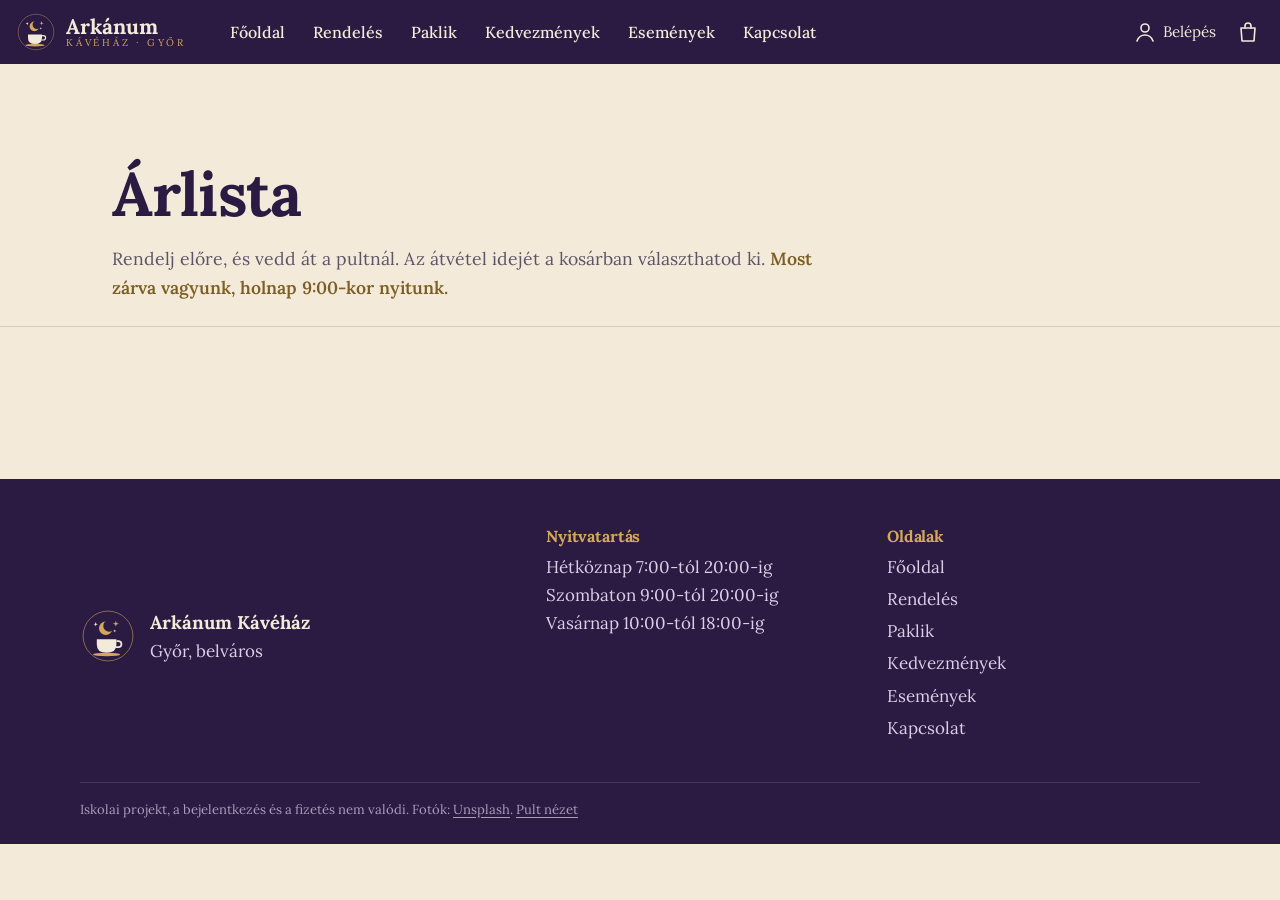
<file: arlista.html>
<!doctype html>
<html lang="hu">
<head>
  <meta charset="utf-8">
  <meta name="viewport" content="width=device-width, initial-scale=1">
  <title>Árlista és rendelés · Arkánum Kávéház</title>
  <meta name="theme-color" content="#2b1a42">
  <link rel="icon" href="assets/emblem.svg" type="image/svg+xml">
  <link rel="preconnect" href="https://fonts.googleapis.com">
  <link rel="preconnect" href="https://fonts.gstatic.com" crossorigin>
  <link href="https://fonts.googleapis.com/css2?family=Lora:ital,wght@0,400;0,500;0,600;1,400&display=swap" rel="stylesheet">
  <link rel="stylesheet" href="style.css">
</head>
<body>
  <main id="main">
    <header class="page-head wrap">
      <h1>Árlista</h1>
      <p>Rendelj előre, és vedd át a pultnál. Az átvétel idejét a kosárban választhatod ki. <span data-open-status></span></p>
    </header>

    <nav class="cat-bar" id="cat-bar" aria-label="Kategóriák"></nav>
    <div class="wrap menu-wrap" id="menu"></div>

    <div class="cart-bar" id="cart-bar" hidden>
      <button type="button">
        <span id="cart-bar-count"></span>
        <b>Kosár megtekintése</b>
        <span id="cart-bar-total"></span>
      </button>
    </div>
  </main>

  <dialog id="cart" class="drawer" aria-labelledby="cart-title">
    <div class="drawer-head">
      <h2 id="cart-title">Kosarad</h2>
      <button type="button" class="close" data-close aria-label="Bezárás">✕</button>
    </div>
    <div class="drawer-body">
      <div id="cart-empty" class="empty">
        <img src="assets/emblem.svg" alt="" width="88" height="88">
        <p>A kosarad még üres.</p>
        <button type="button" class="btn" data-close>Vissza az árlistához</button>
      </div>
      <div id="cart-full">
        <ul id="cart-items" class="cart-items"></ul>

        <h3>Mikorra kéred?</h3>
        <div id="slots" class="slots" role="radiogroup" aria-label="Átvételi időpont"></div>

        <div id="free-row">
          <h3>Ingyen kávé</h3>
          <label class="switch"><input type="checkbox" id="opt-free" checked><span class="track"></span><span>Beváltom most<small id="free-count"></small></span></label>
        </div>

        <h3>Diákkedvezmény</h3>
        <div id="student-on">
          <label class="switch"><input type="checkbox" id="opt-student"><span class="track"></span><span>Diák vagyok<small>15% kedvezmény. Átvételkor összevetjük a diákigazolványoddal.</small></span></label>
          <label class="field" id="student-id-row" hidden>Diákigazolvány száma
            <input id="opt-student-id" inputmode="numeric" autocomplete="off" maxlength="13" placeholder="10 vagy 11 számjegy">
            <span class="field-error" id="student-id-error" aria-live="polite"></span>
          </label>
        </div>
        <p class="login-hint" id="student-off">A diákkedvezmény és a pontgyűjtés belépve érhető el. <button type="button" class="btn-text" data-login>Belépés</button></p>

        <h3>Fizetés</h3>
        <div class="pay-options">
          <label class="pay-opt"><input type="radio" name="pay" value="revolut" checked><span><b>Revolut Pay</b><small>5× RevPoints a Revolut appban</small></span></label>
          <label class="pay-opt"><input type="radio" name="pay" value="card"><span><b>Bankkártya</b><small>Visa, Mastercard</small></span></label>
          <label class="pay-opt"><input type="radio" name="pay" value="cash"><span><b>Fizetés átvételkor</b><small>Készpénz vagy kártya a pultnál</small></span></label>
        </div>
      </div>
    </div>
    <div class="drawer-foot" id="cart-foot">
      <div id="summary" class="summary"></div>
      <button type="button" class="btn block" id="order-btn">Megrendelem</button>
    </div>
  </dialog>

  <dialog id="pay-dialog" class="modal paysheet">
    <form method="dialog">
      <p class="demo-tag">Demo, nem valódi fizetés</p>
      <h2>Revolut Pay</h2>
      <p class="pay-merchant">Arkánum Kávéház · Győr</p>
      <p class="amount" id="pay-amount"></p>
      <p id="pay-points" class="pay-points"></p>
      <button value="ok" class="btn block">Fizetés jóváhagyása</button>
      <button value="cancel" class="btn-text block">Mégse</button>
    </form>
  </dialog>

  <dialog id="done-dialog" class="modal">
    <form method="dialog" class="center">
      <img src="assets/emblem.svg" alt="" width="72" height="72" class="modal-emblem">
      <h2>Köszönjük a rendelést!</h2>
      <p class="muted">A pultnál a rendelésszámmal kérd.</p>
      <dl class="receipt">
        <div><dt>Rendelésszám</dt><dd id="done-no"></dd></div>
        <div><dt>Átvétel</dt><dd id="done-time"></dd></div>
        <div><dt id="done-total-label">Fizetve</dt><dd id="done-total"></dd></div>
        <div id="done-student-row"><dt>Diákigazolvány</dt><dd id="done-student"></dd></div>
      </dl>
      <p id="done-points" class="small"></p>
      <button value="ok" class="btn block">Rendben</button>
    </form>
  </dialog>

  <script src="data.js"></script>
  <script src="pricing.js"></script>
  <script src="site.js"></script>
  <script src="order.js"></script>
</body>
</html>
</file>
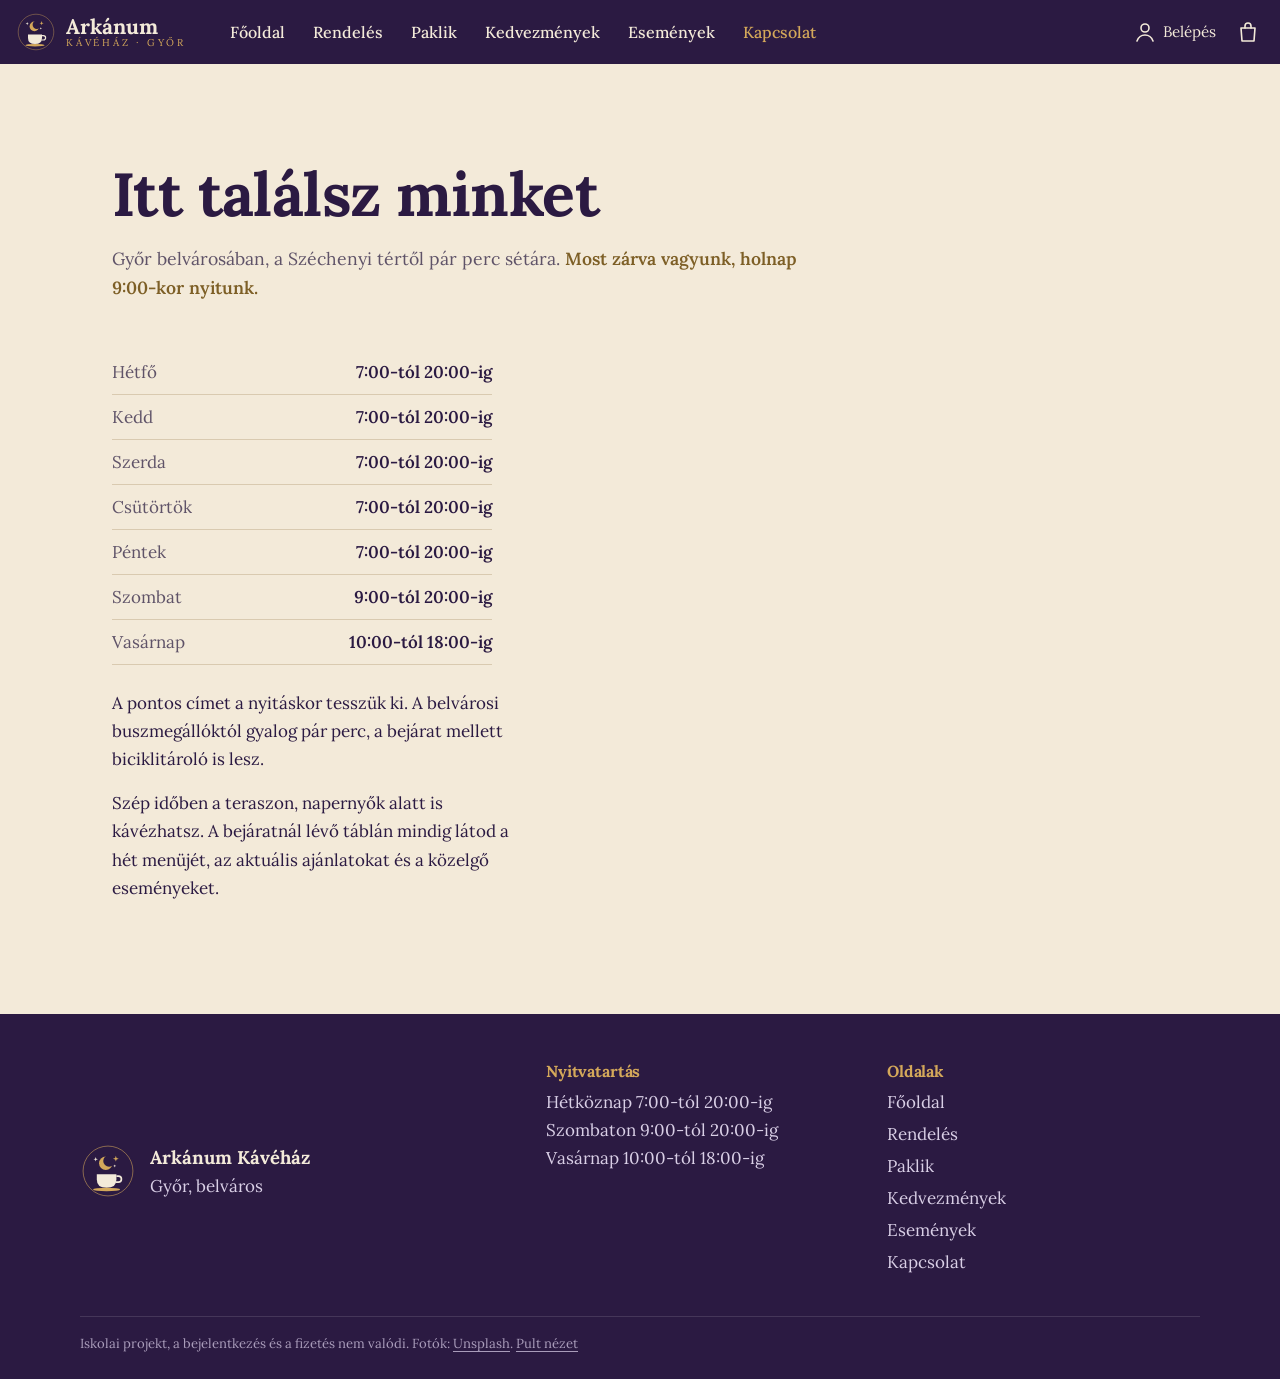
<file: kapcsolat.html>
<!doctype html>
<html lang="hu">
<head>
  <meta charset="utf-8">
  <meta name="viewport" content="width=device-width, initial-scale=1">
  <title>Kapcsolat · Arkánum Kávéház</title>
  <meta name="theme-color" content="#2b1a42">
  <link rel="icon" href="assets/emblem.svg" type="image/svg+xml">
  <link rel="preconnect" href="https://fonts.googleapis.com">
  <link rel="preconnect" href="https://fonts.gstatic.com" crossorigin>
  <link href="https://fonts.googleapis.com/css2?family=Lora:ital,wght@0,400;0,500;0,600;0,700;1,400&display=swap" rel="stylesheet">
  <link rel="stylesheet" href="style.css?v=10">
</head>
<body>
  <main id="main">
    <header class="page-head wrap">
      <h1>Itt találsz minket</h1>
      <p>Győr belvárosában, a Széchenyi tértől pár perc sétára. <span data-open-status></span></p>
    </header>

    <section class="wrap contact">
      <div>
        <table class="hours">
          <tr><th>Hétfő</th><td>7:00-tól 20:00-ig</td></tr>
          <tr><th>Kedd</th><td>7:00-tól 20:00-ig</td></tr>
          <tr><th>Szerda</th><td>7:00-tól 20:00-ig</td></tr>
          <tr><th>Csütörtök</th><td>7:00-tól 20:00-ig</td></tr>
          <tr><th>Péntek</th><td>7:00-tól 20:00-ig</td></tr>
          <tr><th>Szombat</th><td>9:00-tól 20:00-ig</td></tr>
          <tr><th>Vasárnap</th><td>10:00-tól 18:00-ig</td></tr>
        </table>
        <p>A pontos címet a nyitáskor tesszük ki. A belvárosi buszmegállóktól gyalog pár perc, a bejárat mellett biciklitároló is lesz.</p>
        <p>Szép időben a teraszon, napernyők alatt is kávézhatsz. A bejáratnál lévő táblán mindig látod a hét menüjét, az aktuális ajánlatokat és a közelgő eseményeket.</p>
      </div>
      <iframe class="map" title="Térkép: Győr belváros" loading="lazy"
        src="https://www.openstreetmap.org/export/embed.html?bbox=17.6280%2C47.6840%2C17.6430%2C47.6910&amp;layer=mapnik&amp;marker=47.6872%2C17.6352"></iframe>
    </section>
  </main>

  <script src="pricing.js?v=10"></script>
  <script src="data.js?v=10"></script>
  <script src="site.js?v=10"></script>
</body>
</html>
</file>
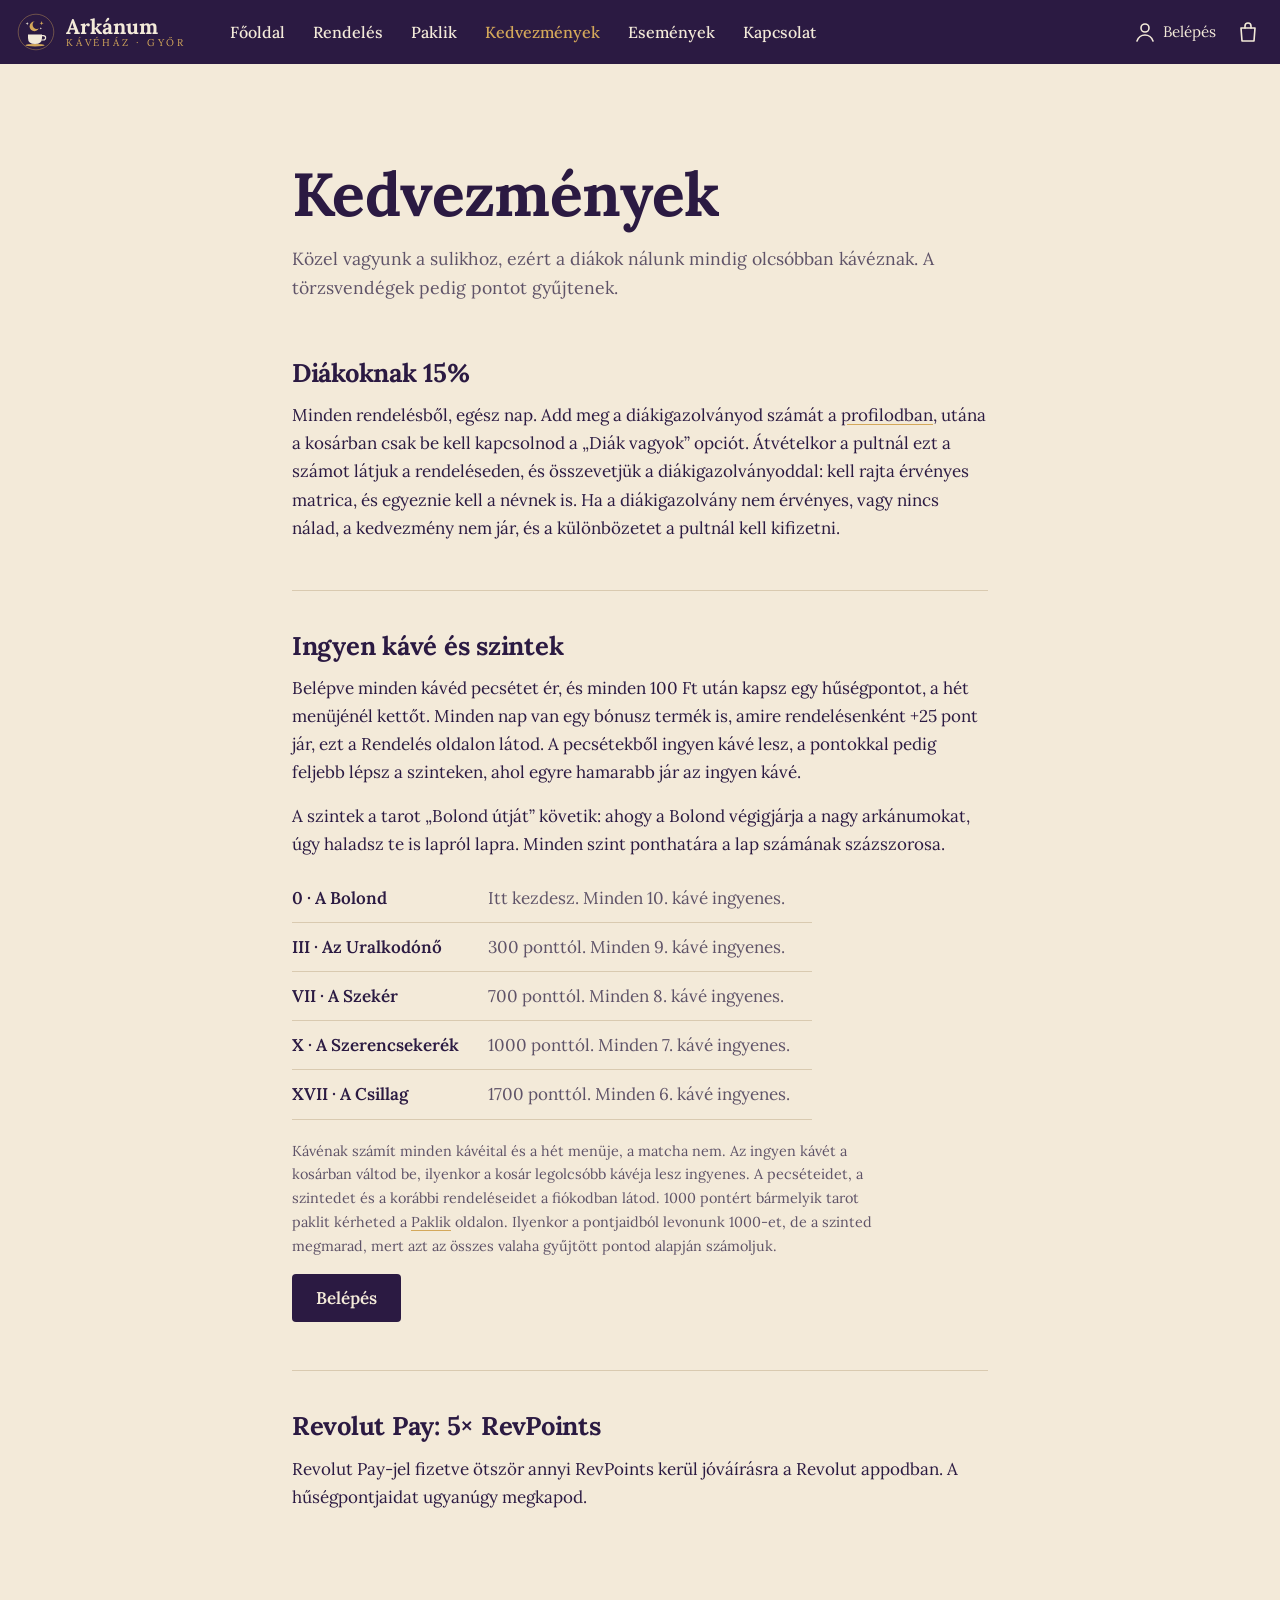
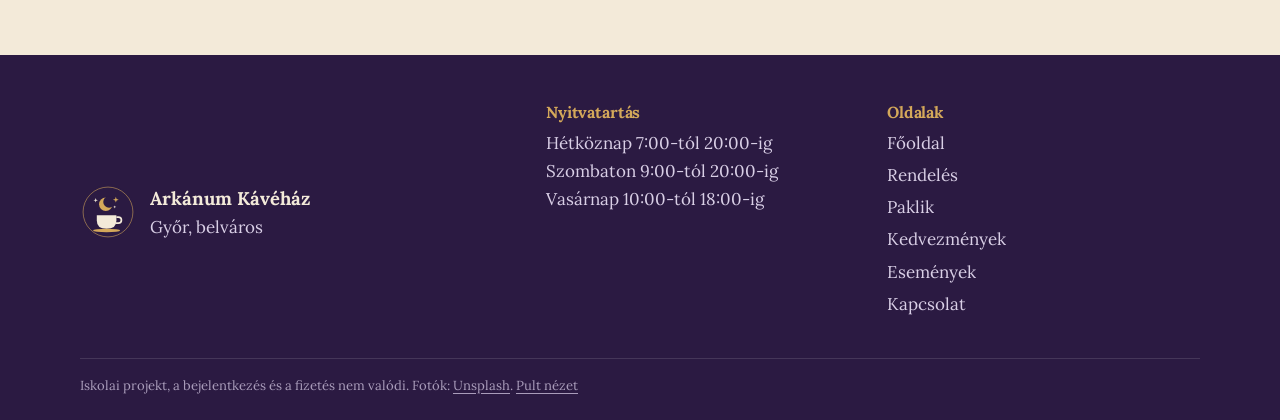
<file: kedvezmenyek.html>
<!doctype html>
<html lang="hu">
<head>
  <meta charset="utf-8">
  <meta name="viewport" content="width=device-width, initial-scale=1">
  <title>Kedvezmények · Arkánum Kávéház</title>
  <meta name="theme-color" content="#2b1a42">
  <link rel="icon" href="assets/emblem.svg" type="image/svg+xml">
  <link rel="preconnect" href="https://fonts.googleapis.com">
  <link rel="preconnect" href="https://fonts.gstatic.com" crossorigin>
  <link href="https://fonts.googleapis.com/css2?family=Lora:ital,wght@0,400;0,500;0,600;0,700;1,400&display=swap" rel="stylesheet">
  <link rel="stylesheet" href="style.css?v=10">
</head>
<body>
  <main id="main">
    <header class="page-head wrap narrow">
      <h1>Kedvezmények</h1>
      <p>Közel vagyunk a sulikhoz, ezért a diákok nálunk mindig olcsóbban kávéznak. A törzsvendégek pedig pontot gyűjtenek.</p>
    </header>

    <section class="wrap narrow prose">
      <div class="offer">
        <h2>Diákoknak 15%</h2>
        <p>Minden rendelésből, egész nap. Add meg a diákigazolványod számát a <a href="profil.html#diak">profilodban</a>, utána a kosárban csak be kell kapcsolnod a „Diák vagyok” opciót. Átvételkor a pultnál ezt a számot látjuk a rendeléseden, és összevetjük a diákigazolványoddal: kell rajta érvényes matrica, és egyeznie kell a névnek is. Ha a diákigazolvány nem érvényes, vagy nincs nálad, a kedvezmény nem jár, és a különbözetet a pultnál kell kifizetni.</p>
      </div>
      <div class="offer">
        <h2>Ingyen kávé és szintek</h2>
        <p>Belépve minden kávéd pecsétet ér, és minden 100 Ft után kapsz egy hűségpontot, a hét menüjénél kettőt. Minden nap van egy bónusz termék is, amire rendelésenként +25 pont jár, ezt a Rendelés oldalon látod. A pecsétekből ingyen kávé lesz, a pontokkal pedig feljebb lépsz a szinteken, ahol egyre hamarabb jár az ingyen kávé.</p>
        <p>A szintek a tarot „Bolond útját” követik: ahogy a Bolond végigjárja a nagy arkánumokat, úgy haladsz te is lapról lapra. Minden szint ponthatára a lap számának százszorosa.</p>
        <table class="plain-table">
          <tr><th>0 · A Bolond</th><td>Itt kezdesz. Minden 10. kávé ingyenes.</td></tr>
          <tr><th>III · Az Uralkodónő</th><td>300 ponttól. Minden 9. kávé ingyenes.</td></tr>
          <tr><th>VII · A Szekér</th><td>700 ponttól. Minden 8. kávé ingyenes.</td></tr>
          <tr><th>X · A Szerencsekerék</th><td>1000 ponttól. Minden 7. kávé ingyenes.</td></tr>
          <tr><th>XVII · A Csillag</th><td>1700 ponttól. Minden 6. kávé ingyenes.</td></tr>
        </table>
        <p class="muted small">Kávénak számít minden kávéital és a hét menüje, a matcha nem. Az ingyen kávét a kosárban váltod be, ilyenkor a kosár legolcsóbb kávéja lesz ingyenes. A pecséteidet, a szintedet és a korábbi rendeléseidet a fiókodban látod. 1000 pontért bármelyik tarot paklit kérheted a <a href="pakli.html">Paklik</a> oldalon. Ilyenkor a pontjaidból levonunk 1000-et, de a szinted megmarad, mert azt az összes valaha gyűjtött pontod alapján számoljuk.</p>
        <p><button type="button" class="btn" data-login>Belépés</button></p>
      </div>
      <div class="offer">
        <h2>Revolut Pay: 5× RevPoints</h2>
        <p>Revolut Pay-jel fizetve ötször annyi RevPoints kerül jóváírásra a Revolut appodban. A hűségpontjaidat ugyanúgy megkapod.</p>
      </div>
    </section>
  </main>

  <script src="pricing.js?v=10"></script>
  <script src="data.js?v=10"></script>
  <script src="site.js?v=10"></script>
</body>
</html>
</file>
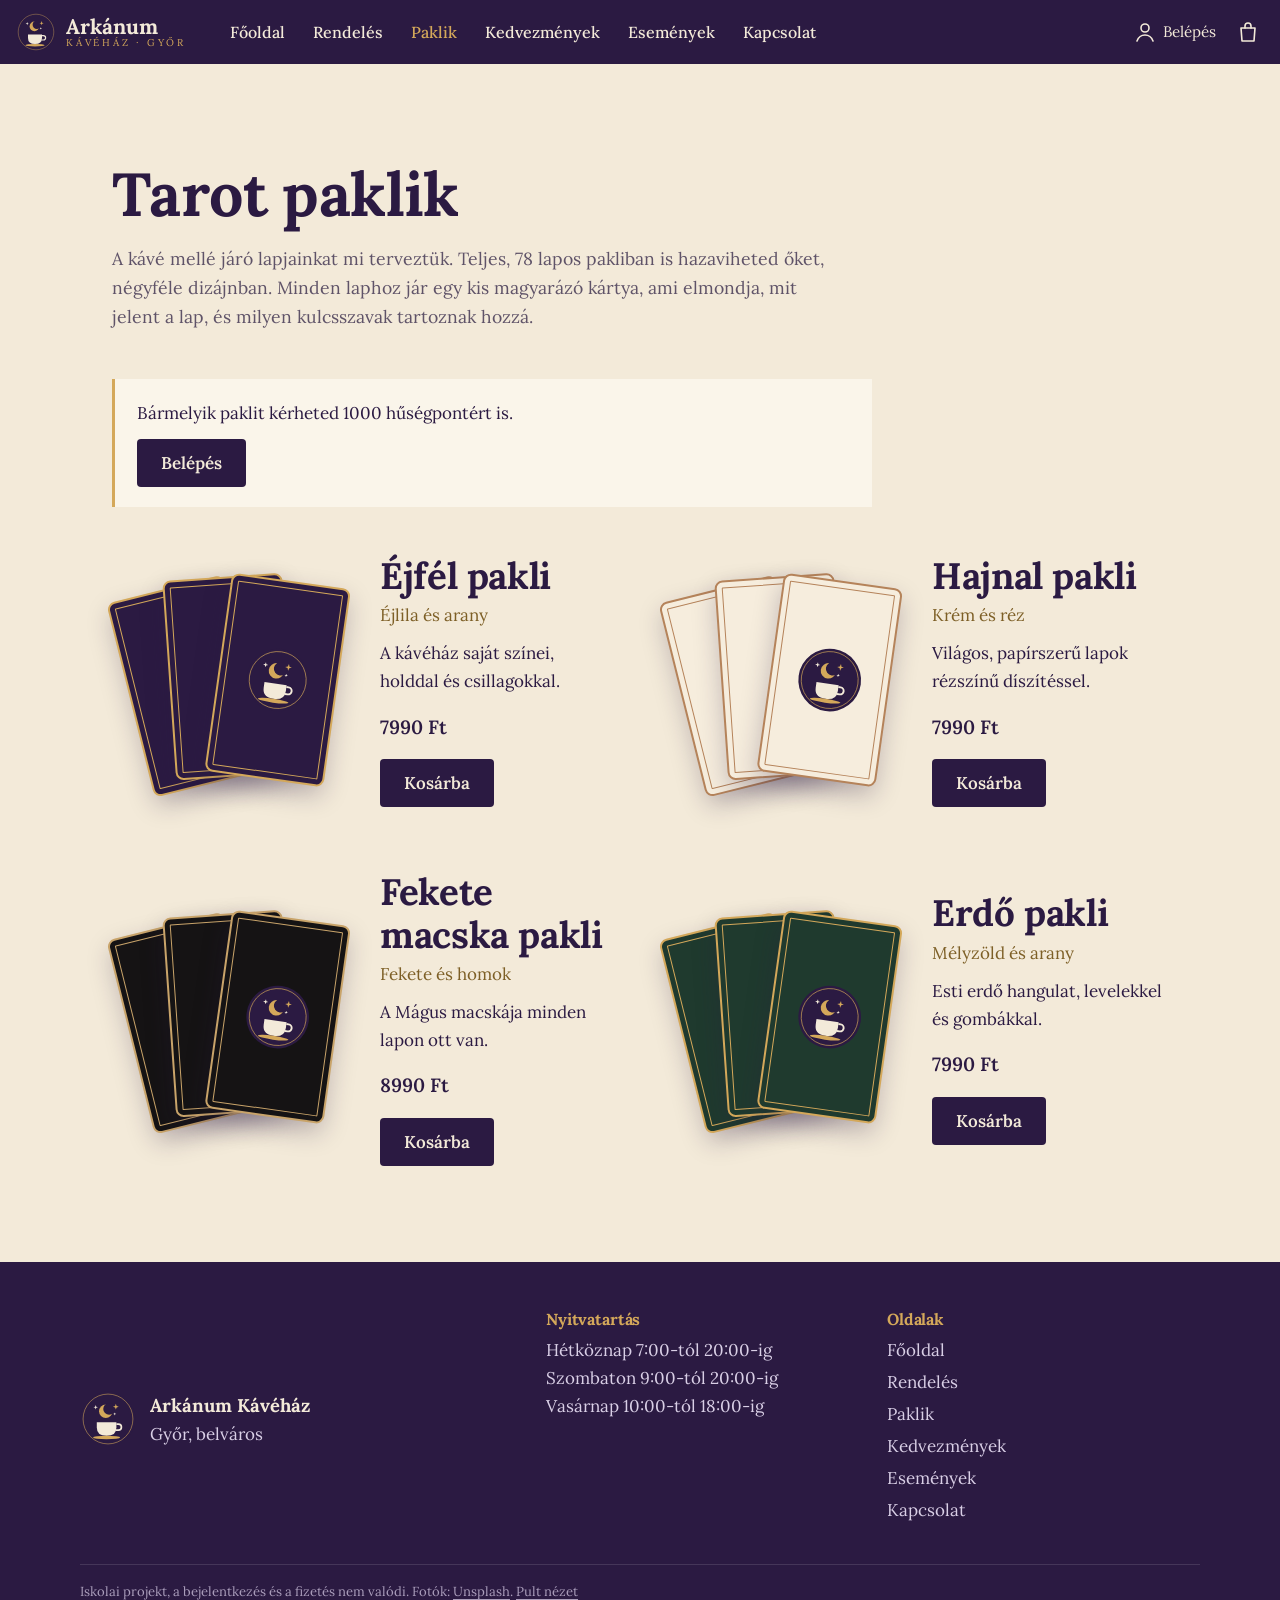
<file: pakli.html>
<!doctype html>
<html lang="hu">
<head>
  <meta charset="utf-8">
  <meta name="viewport" content="width=device-width, initial-scale=1">
  <title>Tarot paklik · Arkánum Kávéház</title>
  <meta name="theme-color" content="#2b1a42">
  <link rel="icon" href="assets/emblem.svg" type="image/svg+xml">
  <link rel="preconnect" href="https://fonts.googleapis.com">
  <link rel="preconnect" href="https://fonts.gstatic.com" crossorigin>
  <link href="https://fonts.googleapis.com/css2?family=Lora:ital,wght@0,400;0,500;0,600;0,700;1,400&display=swap" rel="stylesheet">
  <link rel="stylesheet" href="style.css?v=10">
</head>
<body>
  <main id="main">
    <header class="page-head wrap">
      <h1>Tarot paklik</h1>
      <p>A kávé mellé járó lapjainkat mi terveztük. Teljes, 78 lapos pakliban is hazaviheted őket, négyféle dizájnban. Minden laphoz jár egy kis magyarázó kártya, ami elmondja, mit jelent a lap, és milyen kulcsszavak tartoznak hozzá.</p>
    </header>

    <section class="wrap gift-wrap">
      <div class="gift" id="gift"></div>
      <div class="decks" id="decks"></div>
    </section>
  </main>

  <dialog id="gift-dialog" class="modal">
    <form method="dialog" class="center">
      <img src="assets/emblem.svg" alt="" width="64" height="64" class="modal-emblem">
      <h2 id="gift-title"></h2>
      <p class="muted" id="gift-text"></p>
      <button value="ok" class="btn block" id="gift-ok">Beváltom</button>
      <button value="cancel" class="btn-text block">Mégse</button>
    </form>
  </dialog>

  <script src="pricing.js?v=10"></script>
  <script src="data.js?v=10"></script>
  <script src="site.js?v=10"></script>
  <script src="pakli.js?v=10"></script>
</body>
</html>
</file>
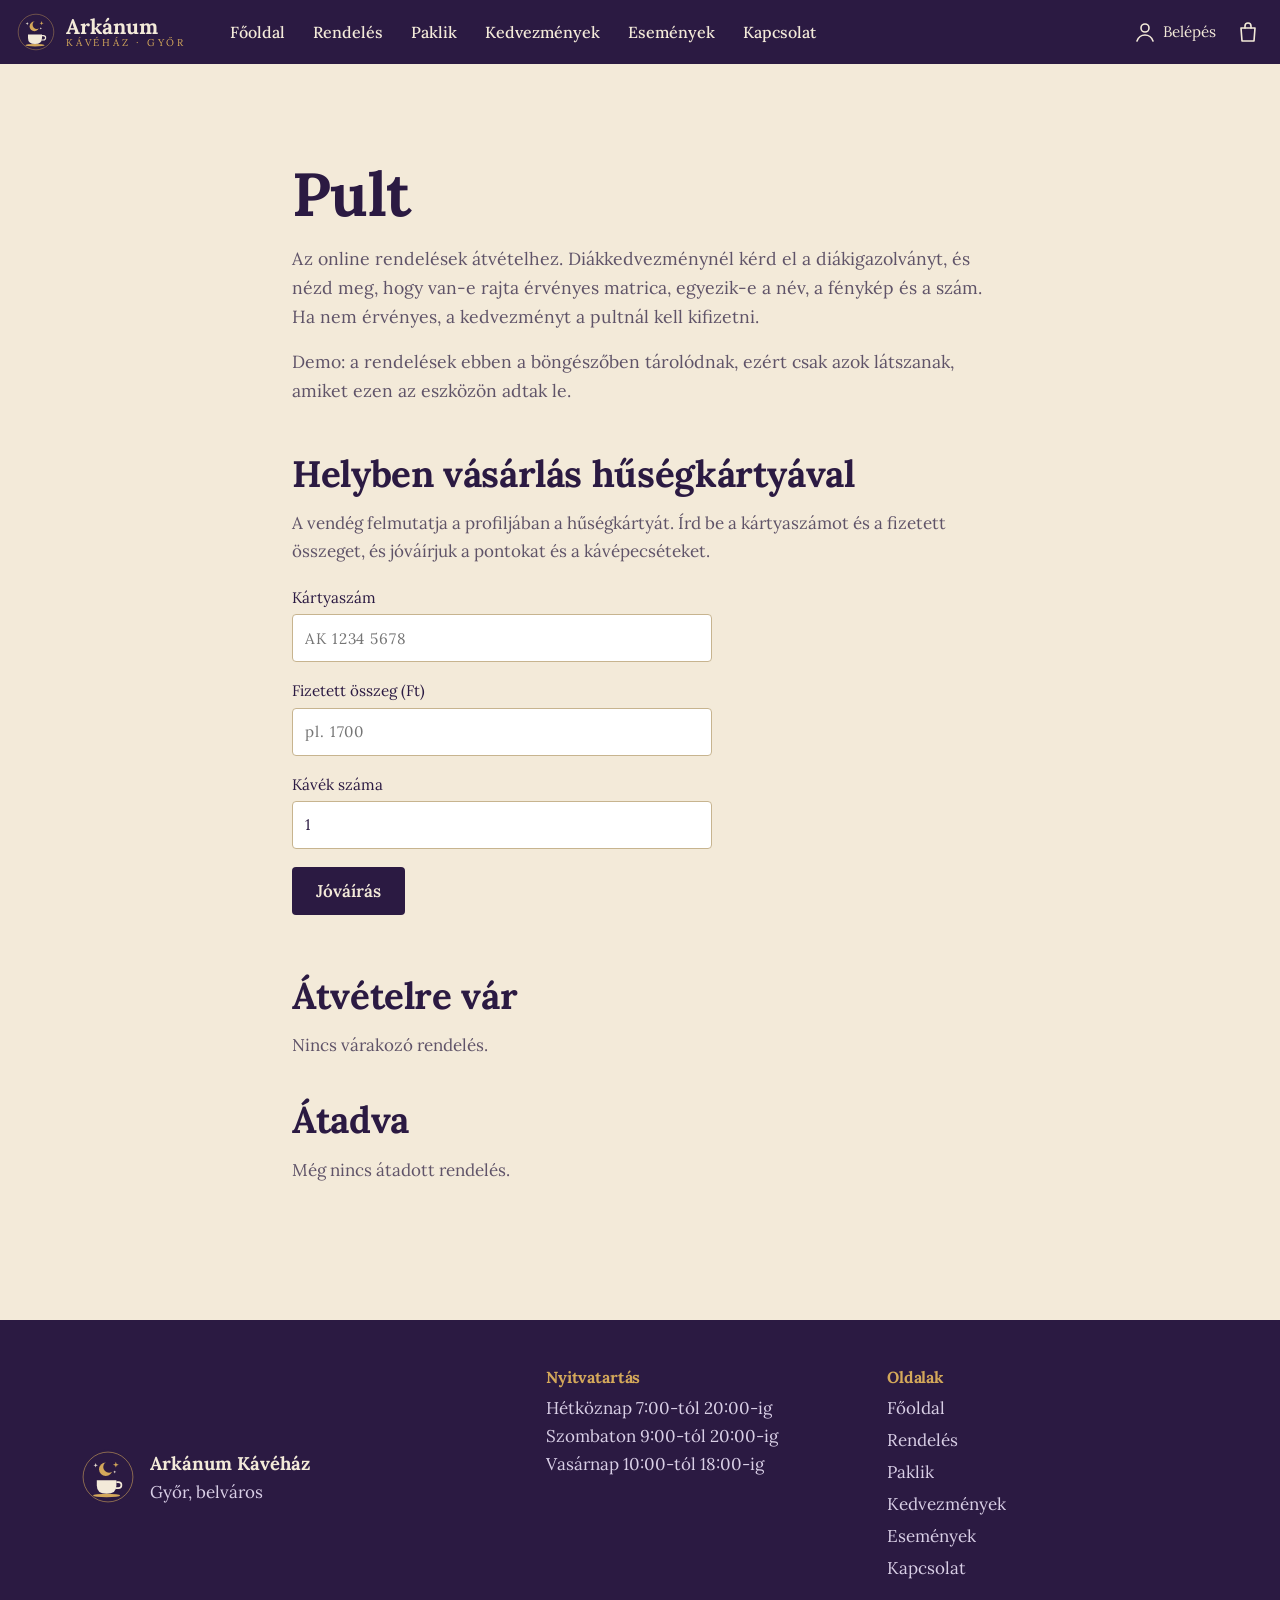
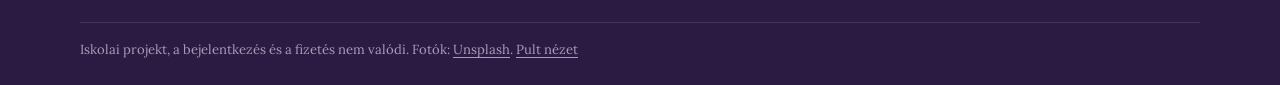
<file: pult.html>
<!doctype html>
<html lang="hu">
<head>
  <meta charset="utf-8">
  <meta name="viewport" content="width=device-width, initial-scale=1">
  <title>Pult · Arkánum Kávéház</title>
  <meta name="robots" content="noindex">
  <meta name="theme-color" content="#2b1a42">
  <link rel="icon" href="assets/emblem.svg" type="image/svg+xml">
  <link rel="preconnect" href="https://fonts.googleapis.com">
  <link rel="preconnect" href="https://fonts.gstatic.com" crossorigin>
  <link href="https://fonts.googleapis.com/css2?family=Lora:ital,wght@0,400;0,500;0,600;0,700;1,400&display=swap" rel="stylesheet">
  <link rel="stylesheet" href="style.css?v=10">
</head>
<body>
  <main id="main">
    <header class="page-head wrap narrow">
      <h1>Pult</h1>
      <p>Az online rendelések átvételhez. Diákkedvezménynél kérd el a diákigazolványt, és nézd meg, hogy van-e rajta érvényes matrica, egyezik-e a név, a fénykép és a szám. Ha nem érvényes, a kedvezményt a pultnál kell kifizetni.</p>
      <p class="muted small">Demo: a rendelések ebben a böngészőben tárolódnak, ezért csak azok látszanak, amiket ezen az eszközön adtak le.</p>
    </header>
    <section class="wrap narrow">
      <h2>Helyben vásárlás hűségkártyával</h2>
      <p class="muted">A vendég felmutatja a profiljában a hűségkártyát. Írd be a kártyaszámot és a fizetett összeget, és jóváírjuk a pontokat és a kávépecséteket.</p>
      <form class="instore" id="instore" novalidate>
        <label class="field">Kártyaszám<input id="is-member" autocomplete="off" placeholder="AK 1234 5678"></label>
        <label class="field">Fizetett összeg (Ft)<input id="is-amount" inputmode="numeric" autocomplete="off" placeholder="pl. 1700"></label>
        <label class="field">Kávék száma<input id="is-coffees" inputmode="numeric" autocomplete="off" value="1"></label>
        <button class="btn">Jóváírás</button>
      </form>
      <p class="field-error" id="is-msg" aria-live="polite"></p>

      <h2 class="orders-h">Átvételre vár</h2>
      <ul class="orders" id="open-orders"></ul>
      <h2>Átadva</h2>
      <ul class="orders done" id="done-orders"></ul>
    </section>
  </main>

  <script src="pricing.js?v=10"></script>
  <script src="data.js?v=10"></script>
  <script src="site.js?v=10"></script>
  <script>
    const PAY = { revolut: 'Revolut Pay, fizetve', card: 'Bankkártya, fizetve', cash: 'Fizetés átvételkor', gift: '1000 hűségpontból' };
    // Helyben vásárlás: a kártyaszám alapján megkeressük a fiókot, és jóváírjuk a pontokat és pecséteket.
    // ponytail: csak az ezen az eszközön lévő fiókokat látja, valódi működéshez szerver kell.
    $('#instore').onsubmit = (e) => {
      e.preventDefault();
      const msg = $('#is-msg');
      const id = $('#is-member').value.replace(/\s/g, '').toUpperCase();
      const amount = parseInt($('#is-amount').value.replace(/\D/g, ''), 10) || 0;
      const coffees = parseInt($('#is-coffees').value, 10) || 0;
      const accounts = load('accounts', {});
      const acc = Object.values(accounts).find((a) => a.memberId === id);
      msg.className = 'field-error';
      if (!acc) { msg.textContent = 'Nincs ilyen kártyaszám.'; return; }
      if (!amount) { msg.textContent = 'Add meg a fizetett összeget.'; return; }
      const earned = Math.floor(amount / 100) * POINTS_PER_100FT;
      const before = levelFor(acc.lifetime).level;
      acc.points += earned;
      acc.lifetime += earned;
      Object.assign(acc, addStamps(addStamps(acc, coffees, before.every), 0, levelFor(acc.lifetime).level.every));
      save('accounts', accounts);
      if (user?.email === acc.email) { user = acc; save('user', acc); updateHeader(); }
      msg.className = 'field-ok';
      msg.textContent = `${acc.name}: +${earned} pont, +${coffees} pecsét. Egyenleg: ${acc.points} pont${acc.credits ? `, ${acc.credits} ingyen kávé` : ''}.`;
      $('#instore').reset();
      $('#is-coffees').value = 1;
    };

    function renderOrders() {
      const orders = load('orders', []).sort((a, b) => a.pickup.localeCompare(b.pickup));
      for (const done of [false, true]) {
        const list = $(done ? '#done-orders' : '#open-orders');
        const mine = orders.filter((o) => o.done === done);
        list.replaceChildren(...mine.map((o) => {
          const li = el('li', 'order');
          const head = el('p', 'order-head');
          head.append(el('b', null, `#${o.no}`), ` ${o.pickupLabel} · ${o.name}`);
          li.append(head, el('p', null, o.items.join(', ')), el('p', 'muted small', `${ft(o.total)} · ${PAY[o.pay]}`));
          if (o.student) li.append(studentBox(o, orders, done));
          const btn = el('button', 'btn small' + (done ? ' quiet' : ''), done ? 'Visszavonás' : 'Átadva');
          btn.type = 'button';
          // Diákkedvezményes rendelést csak az igazolvány ellenőrzése után lehet átadni.
          btn.disabled = !done && o.student && !o.studentCheck;
          btn.onclick = () => { o.done = !done; save('orders', orders); renderOrders(); };
          li.append(btn);
          return li;
        }));
        if (!mine.length) list.append(el('li', 'muted', done ? 'Még nincs átadott rendelés.' : 'Nincs várakozó rendelés.'));
      }
    }
    // Diákigazolvány ellenőrzése átvételkor: ha nem érvényes, a kedvezményt a pultnál kell kifizetni.
    function studentBox(o, orders, done) {
      const box = el('div', 'student-box');
      box.append(el('p', 'student-check', `Diákigazolvány: ${o.student}`));
      if (!done) {
        const row = el('div', 'actions');
        for (const [val, label] of [['ok', 'Rendben'], ['bad', 'Nem érvényes']]) {
          const b = el('button', 'btn small' + (o.studentCheck === val ? '' : ' quiet'), label);
          b.type = 'button';
          b.onclick = () => { o.studentCheck = o.studentCheck === val ? null : val; save('orders', orders); renderOrders(); };
          row.append(b);
        }
        box.append(row);
      }
      if (o.studentCheck === 'ok') box.append(el('p', 'check-ok', 'Diákigazolvány ellenőrizve ✓'));
      if (o.studentCheck === 'bad') {
        const diff = o.discount ?? Math.round(o.total * 15 / 85);
        box.append(el('p', 'check-bad', o.pay === 'cash'
          ? `Nem jár kedvezmény. Fizetendő a teljes ár: ${ft(o.total + diff)}.`
          : `Nem jár kedvezmény. Fizetendő különbözet: ${ft(diff)}.`));
      }
      return box;
    }
    renderOrders();
    addEventListener('storage', renderOrders); // másik fülön leadott rendelés azonnal megjelenik
  </script>
</body>
</html>
</file>
<file: style.css>
/* Arkánum Kávéház. A színek a logóból jönnek: krém papír, éjlila, arany. */
:root {
  --cream: #f3ead9;
  --paper: #faf5ea;
  --night: #2b1a42;
  --night-2: #3a2657;
  --gold: #d4a85a;
  --gold-dark: #7d5f26;
  --text: #2b1a42;
  --muted: #5f5368;
  --line: #d9cab0;
  --ok: #3f7d4e;
  --bad: #a1413a;
  --serif: 'Lora', Georgia, serif;
  --header-h: 64px;
}
* { box-sizing: border-box; }
[hidden] { display: none !important; }
html { scroll-behavior: smooth; scroll-padding-top: calc(var(--header-h) + 60px); -webkit-text-size-adjust: 100%; }
body { margin: 0; font: 17px/1.65 var(--serif); background: var(--cream); color: var(--text); }
body.menu-open { overflow: hidden; }
img { max-width: 100%; display: block; }
a { color: inherit; text-decoration-color: var(--gold); text-underline-offset: 3px; }
h1, h2, h3 { font-weight: 700; line-height: 1.15; letter-spacing: -.01em; margin: 0 0 14px; }
h1 { font-size: clamp(2.3rem, 8vw, 3.8rem); }
h2 { font-size: clamp(1.6rem, 5vw, 2.3rem); }
h3 { font-size: 1.15rem; }
p { margin: 0 0 16px; max-width: 65ch; }
button { font: inherit; color: inherit; }
:focus-visible { outline: 2px solid var(--gold); outline-offset: 3px; }
.skip { position: absolute; left: -999px; top: 8px; background: var(--gold); color: var(--night); padding: 8px 14px; z-index: 100; }
.skip:focus { left: 8px; }

.wrap { max-width: 1120px; margin: 0 auto; padding: 64px 20px; }
.wrap.narrow { max-width: 760px; }
.muted { color: var(--muted); }
.small { font-size: .9rem; }

/* ---------- Gombok, linkek ---------- */
.btn { display: inline-flex; align-items: center; justify-content: center; min-height: 48px; padding: 10px 24px;
  background: var(--night); color: var(--cream); border: 0; border-radius: 4px; font-weight: 600; text-decoration: none; cursor: pointer; }
.btn:hover { background: var(--night-2); }
.btn.block { width: 100%; }
.btn.small { min-height: 38px; padding: 6px 14px; font-size: .9rem; }
.btn.quiet { background: transparent; color: var(--night); box-shadow: inset 0 0 0 1px var(--night); }
.btn-text { background: none; border: 0; color: var(--gold-dark); font-weight: 600; cursor: pointer; padding: 10px; min-height: 44px; text-decoration: underline; text-underline-offset: 3px; }
.btn-text.block { width: 100%; }
.text-link { font-weight: 600; text-decoration: underline; text-decoration-color: var(--gold); text-decoration-thickness: 2px; }
.text-link.light { color: var(--cream); }
.actions { display: flex; gap: 20px; align-items: center; flex-wrap: wrap; }
/* Sötét háttéren arany gomb */
.hero-card .btn, .site-nav .btn { background: var(--gold); color: var(--night); }
.hero-card .btn:hover, .site-nav .btn:hover { background: #e2bb72; }

/* ---------- Fejléc ---------- */
.site-header { position: sticky; top: 0; z-index: 50; height: var(--header-h); display: flex; align-items: center; gap: 16px;
  padding: 0 10px 0 16px; background: var(--night); color: var(--cream); }
.brand { display: flex; align-items: center; gap: 10px; text-decoration: none; }
.brand img { width: 40px; height: 40px; }
.brand-text { display: flex; flex-direction: column; line-height: 1.05; }
.brand-text b { font-size: 1.3rem; }
.brand-text small { font-size: .62rem; letter-spacing: .28em; text-transform: uppercase; color: var(--gold); }
.header-actions { margin-left: auto; display: flex; align-items: center; }
.icon-btn { position: relative; display: inline-flex; align-items: center; gap: 6px; min-width: 44px; height: 44px; padding: 0 10px;
  background: none; border: 0; color: var(--cream); cursor: pointer; text-decoration: none; }
.icon-btn svg { width: 24px; height: 24px; fill: none; stroke: currentColor; stroke-width: 1.6; stroke-linecap: round; stroke-linejoin: round; }
.icon-btn:hover { color: var(--gold); }
.account-label { display: none; font-size: .95rem; }
.count { position: absolute; top: 5px; right: 3px; min-width: 18px; height: 18px; padding: 0 4px; border-radius: 9px;
  background: var(--gold); color: var(--night); font-size: .7rem; font-weight: 700; display: grid; place-items: center; }

.hamburger { width: 44px; height: 44px; display: grid; place-content: center; gap: 6px; background: none; border: 0; cursor: pointer; }
.hamburger span { display: block; width: 24px; height: 2px; background: var(--cream); transition: transform .25s, opacity .2s; }
.menu-open .hamburger span:nth-child(1) { transform: translateY(8px) rotate(45deg); }
.menu-open .hamburger span:nth-child(2) { opacity: 0; }
.menu-open .hamburger span:nth-child(3) { transform: translateY(-8px) rotate(-45deg); }

.site-nav { position: fixed; inset: var(--header-h) 0 0 0; z-index: 49; display: flex; flex-direction: column; padding: 16px 24px 40px;
  background: var(--night); overflow-y: auto; visibility: hidden; opacity: 0; transition: opacity .2s, visibility 0s .2s; }
.menu-open .site-nav { visibility: visible; opacity: 1; transition: opacity .2s; }
.site-nav a:not(.btn) { color: var(--cream); text-decoration: none; font-size: 1.7rem; font-weight: 600; padding: 12px 0; }
.site-nav a[aria-current="page"] { color: var(--gold); }
.nav-extra { margin-top: auto; padding-top: 32px; }
.nav-status { color: #cfc4dc; font-size: .95rem; margin: 14px 0 0; }

@media (min-width: 1000px) {
  .hamburger, .nav-extra { display: none; }
  .site-nav { position: static; visibility: visible; opacity: 1; flex-direction: row; gap: 28px; padding: 0; margin-left: 28px;
    background: none; overflow: visible; transition: none; }
  .site-nav a:not(.btn) { font-size: 1rem; font-weight: 500; padding: 4px 0; }
  .site-nav a:hover, .site-nav a[aria-current="page"] { color: var(--gold); }
  .account-label { display: inline; }
}

/* ---------- Főoldal ---------- */
.home-hero { position: relative; }
.home-hero picture { display: block; }
.hero-photo { width: 100%; height: 58svh; object-fit: cover; }
.hero-card { position: relative; margin: -64px 16px 0; padding: 28px 24px 30px; background: var(--night); color: var(--cream); }
.hero-card h1 { margin-bottom: 12px; }
.hero-card p { color: #e6dcef; font-size: 1.08rem; }
.hero-hours { color: var(--gold) !important; font-size: .98rem !important; }
@media (min-width: 900px) {
  /* Asztalon kettéosztva: balra a szöveg, jobbra a fotó, így az álló fotóból több látszik. */
  .home-hero { display: grid; grid-template-columns: 1fr 1.25fr; min-height: calc(100svh - var(--header-h)); background: var(--night); }
  .home-hero picture { order: 2; }
  .hero-photo { height: 100%; min-height: 560px; }
  .hero-card { margin: 0; align-self: center; padding: 48px 6vw; }
}

.story { display: grid; gap: 40px; align-items: center; }
.story-card { margin: 0 auto; width: min(230px, 60vw); }
/* Csak a kártyarajz látszik a Mágus-képből (553×879, a rajz a 140,129 és 412,554 pontok között). */
.card-crop { aspect-ratio: 272 / 425; overflow: hidden; border-radius: 12px; transform: rotate(-3deg); box-shadow: 0 18px 40px #2b1a4240; }
.card-crop img { width: 203.3%; max-width: none; height: auto; margin: -47.4% 0 0 -51.5%; }
.story-card figcaption { margin-top: 18px; text-align: center; color: var(--muted); font-style: italic; }

.signature { display: grid; background: var(--paper); }
.signature img { width: 100%; height: 100%; min-height: 300px; max-height: 70vh; object-fit: cover; }
.signature-text { padding: 40px 20px 48px; align-self: center; }
.sig-name { display: flex; justify-content: space-between; gap: 12px; font-size: 1.35rem; font-weight: 700;
  padding-bottom: 8px; border-bottom: 2px dotted var(--gold); max-width: 420px; }
.sig-name span { font-weight: 600; }
.signature-text .text-link { margin-left: 20px; }

.visit { display: grid; gap: 36px; align-items: center; }
.visit img { width: 100%; height: auto; aspect-ratio: 4 / 3; object-fit: cover; }

@media (min-width: 800px) {
  .wrap { padding: 96px 32px; }
  .story { grid-template-columns: 1.3fr .7fr; gap: 72px; }
  .story-card { width: 260px; }
  .signature { grid-template-columns: 1.15fr 1fr; }
  .signature-text { padding: 56px 6vw; }
  .visit { grid-template-columns: 1fr 1fr; gap: 64px; }
}

/* ---------- Aloldalak ---------- */
.page-head { padding-bottom: 8px; }
.page-head + .wrap { padding-top: 24px; }
.page-head p { font-size: 1.1rem; color: var(--muted); }
.page-head [data-open-status] { color: var(--gold-dark); font-weight: 600; }
.prose h2 { font-size: 1.6rem; margin-top: 8px; }
.offer { padding: 32px 0; border-top: 1px solid var(--line); }
.offer:first-child { border-top: 0; padding-top: 0; }
.plain-table { width: 100%; max-width: 520px; border-collapse: collapse; margin: 8px 0 20px; }
.plain-table th, .plain-table td { text-align: left; padding: 10px 0; border-bottom: 1px solid var(--line); vertical-align: top; }
.plain-table th { font-weight: 600; padding-right: 16px; }
.plain-table td { color: var(--muted); }
.prose .plain-table + h2 { margin-top: 40px; }

.event-row { display: grid; gap: 4px 32px; padding: 32px 0; border-top: 1px solid var(--line); }
.event-row:first-child { border-top: 0; padding-top: 0; }
.ev-when { color: var(--gold-dark); font-weight: 700; margin: 0; }
.event-row h2 { font-size: 1.5rem; }
.wide-photo { width: 100%; height: auto; margin-top: 24px; }
@media (min-width: 700px) { .event-row { grid-template-columns: 140px 1fr; } }

.contact { display: grid; gap: 32px; padding-top: 24px; }
.hours { border-collapse: collapse; width: 100%; max-width: 380px; margin-bottom: 24px; }
.hours th, .hours td { padding: 8px 0; border-bottom: 1px solid var(--line); text-align: left; }
.hours th { font-weight: 400; color: var(--muted); }
.hours td { text-align: right; font-weight: 600; }
.hours.compact { margin: 4px 0 20px; }
.map { width: 100%; height: 360px; border: 0; }
@media (min-width: 800px) {
  .contact { grid-template-columns: 1fr 1.4fr; align-items: start; }
  .map { height: 520px; }
}

/* ---------- Árlista ---------- */
.cat-bar { position: sticky; top: var(--header-h); z-index: 40; display: flex; gap: 24px; overflow-x: auto; padding: 0 max(20px, calc((100% - 1120px) / 2 + 32px));
  background: var(--cream); border-bottom: 1px solid var(--line); scrollbar-width: none; }
.cat-bar::-webkit-scrollbar { display: none; }
.tab { flex: none; padding: 14px 0 12px; text-decoration: none; white-space: nowrap; border-bottom: 2px solid transparent; color: var(--muted); }
.tab.active, .tab:hover { color: var(--text); border-bottom-color: var(--gold); }
.menu-wrap { padding-top: 32px; padding-bottom: 120px; }
.menu-cat { display: grid; gap: 24px; margin-bottom: 64px; }
.cat-photo { width: 100%; height: auto; aspect-ratio: 16 / 10; object-fit: cover; }
.cat-text h2 { margin-bottom: 6px; }
.cat-note { color: var(--muted); font-style: italic; }
.menu-list { list-style: none; padding: 0; margin: 8px 0 0; }
.menu-item { display: grid; grid-template-columns: 1fr auto; column-gap: 14px; padding: 16px 0; border-bottom: 1px solid var(--line); }
.mi-line { display: flex; align-items: baseline; gap: 8px; min-width: 0; }
.mi-line h3 { margin: 0; font-size: 1.12rem; }
.leader { flex: 1; min-width: 16px; border-bottom: 2px dotted #bfae8c; transform: translateY(-4px); }
.price { font-weight: 600; white-space: nowrap; }
.ctl { grid-row: span 3; align-self: center; }
.menu-item .desc { margin: 2px 0 0; color: var(--muted); font-size: .95rem; }
.menu-item .arcana { margin: 2px 0 0; color: var(--gold-dark); font-size: .85rem; }
@media (min-width: 860px) {
  .menu-cat { grid-template-columns: 1fr 1fr; gap: 56px; align-items: start; }
  .menu-cat:nth-child(even) .cat-photo { order: 2; }
  .cat-photo { position: sticky; top: calc(var(--header-h) + 72px); aspect-ratio: 4 / 5; }
}

.stepper { display: inline-flex; align-items: center; gap: 2px; }
.stepper button { width: 38px; height: 38px; border-radius: 50%; border: 1px solid var(--night); background: transparent;
  color: var(--night); font-size: 1.25rem; line-height: 1; cursor: pointer; display: grid; place-items: center; }
.stepper .add-btn { background: var(--night); color: var(--cream); }
.stepper button:hover { background: var(--night-2); color: var(--cream); }
.stepper .qty { min-width: 26px; text-align: center; font-weight: 700; }
.stepper.big button { width: 34px; height: 34px; }

.cart-bar { position: fixed; left: 0; right: 0; bottom: 0; z-index: 45; padding: 10px 12px calc(10px + env(safe-area-inset-bottom)); }
.cart-bar button { width: 100%; max-width: 560px; margin: 0 auto; display: flex; justify-content: space-between; align-items: center; gap: 12px;
  min-height: 54px; padding: 0 20px; border: 0; border-radius: 4px; background: var(--night); color: var(--cream); cursor: pointer;
  box-shadow: 0 6px 20px #2b1a4247; }
.cart-bar b { color: var(--gold); }

/* ---------- Kosár ---------- */
dialog { color: var(--text); font-family: var(--serif); }
dialog::backdrop { background: #1a0f2bb3; }
.drawer { margin: auto 0 0; width: 100%; max-width: 100%; max-height: 92svh; padding: 0; border: 0; border-radius: 12px 12px 0 0;
  background: var(--paper); overflow: hidden; }
.drawer[open] { display: flex; flex-direction: column; animation: up .25s ease-out; }
@keyframes up { from { transform: translateY(32px); opacity: 0; } }
.drawer-head { display: flex; align-items: center; justify-content: space-between; padding: 14px 20px; border-bottom: 1px solid var(--line); }
.drawer-head h2 { font-size: 1.4rem; margin: 0; }
.close { width: 44px; height: 44px; border: 0; background: none; cursor: pointer; font-size: 1.1rem; }
.drawer-body { overflow-y: auto; padding: 4px 20px 20px; flex: 1; overscroll-behavior: contain; }
.drawer-body h3 { font-size: 1.05rem; margin: 24px 0 10px; }
.drawer-foot { padding: 14px 20px calc(14px + env(safe-area-inset-bottom)); border-top: 1px solid var(--line); background: var(--cream); }
@media (min-width: 720px) {
  .drawer { margin: 0 0 0 auto; height: 100%; max-height: 100%; width: 440px; border-radius: 0; }
  .drawer[open] { animation-name: side; }
  @keyframes side { from { transform: translateX(32px); opacity: 0; } }
}
.empty { text-align: center; padding: 40px 0; }
.empty img { margin: 0 auto 16px; }
.empty p { margin-inline: auto; }
.cart-items { list-style: none; margin: 0; padding: 0; }
.cart-line { display: grid; grid-template-columns: 52px 1fr auto; gap: 12px; align-items: center; padding: 12px 0; border-bottom: 1px solid var(--line); }
.cart-line img { width: 52px; height: 52px; object-fit: cover; }
.cart-line .cl-info { display: flex; flex-direction: column; line-height: 1.3; min-width: 0; }
.cart-line small { color: var(--muted); }

.slots { display: grid; grid-auto-flow: column; grid-auto-columns: 88px; gap: 8px; overflow-x: auto; padding-bottom: 6px; }
.slot { position: relative; display: flex; flex-direction: column; align-items: center; padding: 8px 6px; border: 1px solid var(--line);
  border-radius: 4px; background: #fff; cursor: pointer; line-height: 1.25; }
.slot input { position: absolute; opacity: 0; pointer-events: none; }
.slot small { font-size: .75rem; color: var(--muted); text-transform: capitalize; }
.slot b { font-size: 1.08rem; }
.slot:has(input:checked) { background: var(--night); border-color: var(--night); color: var(--cream); }
.slot:has(input:checked) small { color: var(--gold); }
.slot:has(input:focus-visible) { outline: 2px solid var(--gold); outline-offset: 2px; }

.switch { position: relative; display: flex; align-items: center; gap: 12px; padding: 10px 0; cursor: pointer; }
.switch input { position: absolute; opacity: 0; }
.switch .track { flex: none; width: 44px; height: 26px; border-radius: 13px; background: #d3c6ad; position: relative; transition: background .2s; }
.switch .track::after { content: ''; position: absolute; top: 3px; left: 3px; width: 20px; height: 20px; border-radius: 50%; background: #fff; transition: transform .2s; }
.switch input:checked + .track { background: var(--night); }
.switch input:checked + .track::after { transform: translateX(18px); }
.switch input:focus-visible + .track { outline: 2px solid var(--gold); outline-offset: 2px; }
.switch small { display: block; color: var(--muted); font-size: .84rem; line-height: 1.3; }
.coupon { display: flex; align-items: center; gap: 10px; flex-wrap: wrap; margin-top: 6px; }
.coupon input { flex: 1; min-width: 160px; }
.coupon-state { font-size: .88rem; }
.coupon-state.ok { color: var(--ok); }
.coupon-state.bad { color: var(--bad); }

input:not([type=radio]):not([type=checkbox]) { width: 100%; min-height: 48px; padding: 10px 12px; font: inherit; color: var(--text);
  border: 1px solid #c7b48f; border-radius: 4px; background: #fff; }
input:focus { outline: 2px solid var(--gold); outline-offset: 0; }

.pay-options { border: 1px solid var(--line); border-radius: 4px; background: #fff; }
.pay-opt { display: flex; align-items: center; gap: 12px; padding: 14px 16px; cursor: pointer; }
.pay-opt + .pay-opt { border-top: 1px solid var(--line); }
.pay-opt input { appearance: none; flex: none; width: 20px; height: 20px; margin: 0; border: 2px solid #a8957a; border-radius: 50%; }
.pay-opt input:checked { border: 6px solid var(--night); }
.pay-opt input:focus-visible { outline: 2px solid var(--gold); outline-offset: 2px; }
.pay-opt span { display: flex; flex-direction: column; line-height: 1.3; }
.pay-opt small { color: var(--muted); font-size: .84rem; }
.login-hint { margin: 16px 0 0; font-size: .92rem; color: var(--muted); }
.login-hint .btn-text { padding: 0 2px; min-height: 0; }

.summary { margin-bottom: 12px; }
.summary p { display: flex; justify-content: space-between; margin: 2px 0; font-size: .95rem; max-width: none; }
.summary .save span:last-child { color: var(--ok); font-weight: 600; }
.summary .pts span:last-child { color: var(--gold-dark); }

label.field { display: block; margin: 4px 0 8px; font-size: .95rem; }
label.field input { margin-top: 4px; letter-spacing: .06em; }
.field-error { display: block; color: var(--bad); font-size: .85rem; min-height: 1.2em; }
.field-ok { color: var(--ok); font-weight: 600; }
.field-ok a { margin-left: 8px; color: var(--text); }
.student-need { font-size: .92rem; margin: 4px 0 0; }
.student-need a { font-weight: 700; }
.student-form { display: flex; gap: 10px; align-items: end; max-width: 420px; }
.student-form .field { flex: 1; margin: 0; }
.btn:disabled { background: #8f8597; cursor: not-allowed; }

/* ---------- Paklik ---------- */
.gift-wrap { padding-top: 16px; }
.gift { padding: 20px 22px; background: var(--paper); border-left: 3px solid var(--gold); margin-bottom: 48px; max-width: 760px; }
.gift p { margin-bottom: 12px; }
.gift p:last-child { margin-bottom: 0; }
.gift-done { color: var(--ok); font-weight: 700; }
.decks { display: grid; gap: 56px; }
.deck { display: grid; gap: 28px; align-items: center; }
.deck h2 { margin-bottom: 4px; }
.deck .arcana { color: var(--gold-dark); margin-bottom: 10px; }
.deck .price { font-size: 1.2rem; }
.fan { position: relative; height: 230px; width: 240px; margin: 0 auto; }
.fan-card { position: absolute; left: 70px; top: 10px; width: 120px; height: 200px; border-radius: 8px; overflow: hidden;
  background: var(--d-bg); border: 2px solid var(--d-line); outline: 1px solid var(--d-line); outline-offset: -8px;
  box-shadow: 0 10px 24px #2b1a4240; display: grid; place-items: center; transform-origin: 50% 100%; }
.fan-card:nth-child(1) { transform: rotate(-14deg) translateX(-30px); }
.fan-card:nth-child(2) { transform: rotate(-4deg) translateX(-6px); }
.fan-card:nth-child(3) { transform: rotate(8deg) translateX(22px); }
.fan-emblem { width: 56%; height: auto; }
.deck-ejfel { --d-bg: var(--night); --d-line: var(--gold); }
.deck-hajnal { --d-bg: #f6eddd; --d-line: #b5835a; }
.deck-macska { --d-bg: #151314; --d-line: #c9a46a; }
.deck-erdo { --d-bg: #1f3a2e; --d-line: #d4a85a; }
@media (min-width: 760px) {
  .decks { grid-template-columns: 1fr 1fr; gap: 64px 48px; }
  .deck { grid-template-columns: 240px 1fr; }
}
.acc-gift { margin: 18px 0 0; font-weight: 600; }
.acc-gift a { color: var(--gold-dark); }

/* ---------- Profil ---------- */
.profile { display: grid; gap: 48px; padding-top: 16px; }
.p-block { padding: 24px 0; border-top: 1px solid var(--line); }
.p-block:first-child { border-top: 0; padding-top: 0; }
.p-block h2 { font-size: 1.35rem; }
.p-points { font-size: 1.1rem; margin-bottom: 4px; }
.p-points span { font-size: 3rem; font-weight: 700; line-height: 1; }
.p-block progress { width: 100%; max-width: 420px; height: 8px; accent-color: var(--night); display: block; margin: 4px 0 10px; }
.p-block .stamps { max-width: 360px; margin-bottom: 12px; }
.profile-orders h2 { font-size: 1.35rem; }
@media (min-width: 860px) { .profile { grid-template-columns: 1fr 1fr; gap: 72px; } }

/* ---------- Hűségkártya ---------- */
.member-card { max-width: 340px; padding: 18px 18px 14px; border-radius: 14px; background: var(--night); color: var(--cream);
  box-shadow: 0 12px 28px #2b1a4233; }
.mc-head { display: flex; align-items: center; gap: 12px; margin-bottom: 14px; }
.mc-head p { margin: 0; display: flex; flex-direction: column; line-height: 1.3; }
.mc-head span { color: var(--gold); font-size: .9rem; }
.mc-qr { background: #fff; border-radius: 8px; padding: 6px; }
.mc-qr svg { display: block; width: 100%; height: auto; }
.mc-id { text-align: center; font-size: 1.3rem; font-weight: 700; letter-spacing: .12em; margin: 12px 0 0; }

/* ---------- Pult ---------- */
.instore { display: grid; gap: 4px; max-width: 420px; margin-bottom: 4px; }
.instore .btn { justify-self: start; margin-top: 6px; }
.orders-h { margin-top: 40px; }
.orders { list-style: none; padding: 0; margin: 0 0 40px; }
.order { padding: 18px 0; border-bottom: 1px solid var(--line); }
.order p { margin: 0 0 6px; }
.order-head { font-size: 1.1rem; }
.student-check { display: block; width: fit-content; background: var(--night); color: var(--gold); font-weight: 700; padding: 4px 10px; border-radius: 4px; }
.orders.done .order { opacity: .6; }
.student-box { margin: 8px 0 4px; padding: 12px 14px; background: var(--paper); border-left: 3px solid var(--gold); }
.student-box .student-check { margin-bottom: 10px; }
.student-box .actions { gap: 8px; }
.check-ok { color: var(--ok); font-weight: 700; margin: 10px 0 0 !important; }
.check-bad { color: var(--bad); font-weight: 700; margin: 10px 0 0 !important; }
.order .btn { margin-top: 6px; }

/* ---------- Ablakok ---------- */
.modal { width: min(400px, calc(100% - 32px)); max-height: 90svh; padding: 28px 24px 18px; border: 0; border-radius: 8px; background: var(--paper); }
.modal h2 { font-size: 1.6rem; text-align: center; margin-bottom: 6px; }
.modal form > .muted, .modal p.center { text-align: center; margin-inline: auto; }
.modal label { display: block; margin: 12px 0; font-size: .95rem; }
.modal label input { margin-top: 4px; }
.modal .btn.block { margin-top: 14px; }
.modal-emblem { margin: 0 auto 12px; }
.center { text-align: center; }
.points-card { margin: 18px 0 10px; text-align: center; padding: 18px; border-top: 1px solid var(--line); border-bottom: 1px solid var(--line); }
.points-card span { display: block; font-size: 2.6rem; font-weight: 700; line-height: 1; }
.points-card small { color: var(--muted); }

.paysheet { background: #141416; color: #fff; text-align: center; }
.paysheet h2 { color: #fff; }
.demo-tag { color: var(--gold); font-size: .85rem; margin: 0 auto 12px; }
.pay-merchant { color: #a8a8b3; font-size: .92rem; margin: 0 auto; }
.paysheet .amount { font-size: 2.6rem; font-weight: 700; margin: 10px auto 4px; }
.pay-points { color: var(--gold); margin-inline: auto; }
.paysheet .btn { background: #fff; color: #141416; }
.paysheet .btn-text { color: #c9c9d2; text-decoration: none; }

.receipt { margin: 18px 0; text-align: left; }
.receipt div { display: flex; justify-content: space-between; padding: 8px 0; border-bottom: 1px solid var(--line); }
.receipt dt { color: var(--muted); }
.receipt dd { margin: 0; font-weight: 700; }

/* ---------- Lábléc ---------- */
.site-footer { background: var(--night); color: #d9cfe6; padding: 48px 20px calc(24px + env(safe-area-inset-bottom)); }
.footer-grid { max-width: 1120px; margin: 0 auto; display: grid; gap: 28px; }
.footer-brand { display: flex; gap: 14px; align-items: center; }
.footer-brand p { margin: 0; }
.footer-brand b { color: var(--cream); font-size: 1.15rem; }
.site-footer h3 { color: var(--gold); font-size: 1rem; margin-bottom: 8px; }
.site-footer ul { list-style: none; padding: 0; margin: 0; }
.site-footer li { margin-bottom: 4px; }
.site-footer a { text-decoration: none; }
.site-footer a:hover { color: var(--gold); }
.fineprint { max-width: 1120px; margin: 36px auto 0; padding-top: 16px; border-top: 1px solid #ffffff1f; font-size: .82rem; color: #a99cba; }
.fineprint a { text-decoration: underline; }
@media (min-width: 800px) { .footer-grid { grid-template-columns: 1.4fr 1fr 1fr; } }

@media (prefers-reduced-motion: reduce) {
  *, *::before, *::after { animation: none !important; transition: none !important; scroll-behavior: auto !important; }
}
.acc-level { margin: 14px auto 8px; }
.points-card progress { width: 100%; height: 8px; accent-color: var(--night); }
.points-card .small { margin: 8px auto 0; }
.acc-h { font-size: 1.05rem; margin: 22px 0 10px; }
.stamps { display: grid; grid-template-columns: repeat(5, 1fr); gap: 8px; }
.stamp { aspect-ratio: 1; border-radius: 50%; border: 2px dashed #bfae8c; display: grid; place-items: center; font-size: .62rem; }
.stamp.on { border: 0; background: var(--night) url(assets/emblem.svg) center / 80% no-repeat; }
.stamp.free { border: 2px solid var(--gold); color: var(--gold-dark); font-weight: 700; }
.past-orders { list-style: none; padding: 0; margin: 0 0 12px; }
.past-orders li { display: flex; flex-direction: column; gap: 2px; padding: 10px 0; border-bottom: 1px solid var(--line); font-size: .92rem; }
.past-orders span { color: var(--muted); }
.past-orders .btn { align-self: flex-start; margin-top: 6px; }

.sig-bonus { color: var(--gold-dark); font-weight: 700; margin-top: -6px; }
.clear-cart { padding: 10px 0; color: var(--bad); }
.clear-cart[data-sure] { font-weight: 700; }
.bonus-tag { flex: none; font-size: .72rem; font-weight: 700; color: var(--night); background: var(--gold); padding: 1px 8px; border-radius: 999px; white-space: nowrap; }
.bonus-line { font-weight: 600; color: var(--gold-dark) !important; }
/* A hét menüje plakát: teljes egészében látszik, nem vágjuk */
.signature.weekly img { object-fit: contain; height: auto; max-height: 82vh; min-height: 0; padding: 20px; background: var(--cream); }
</file>
